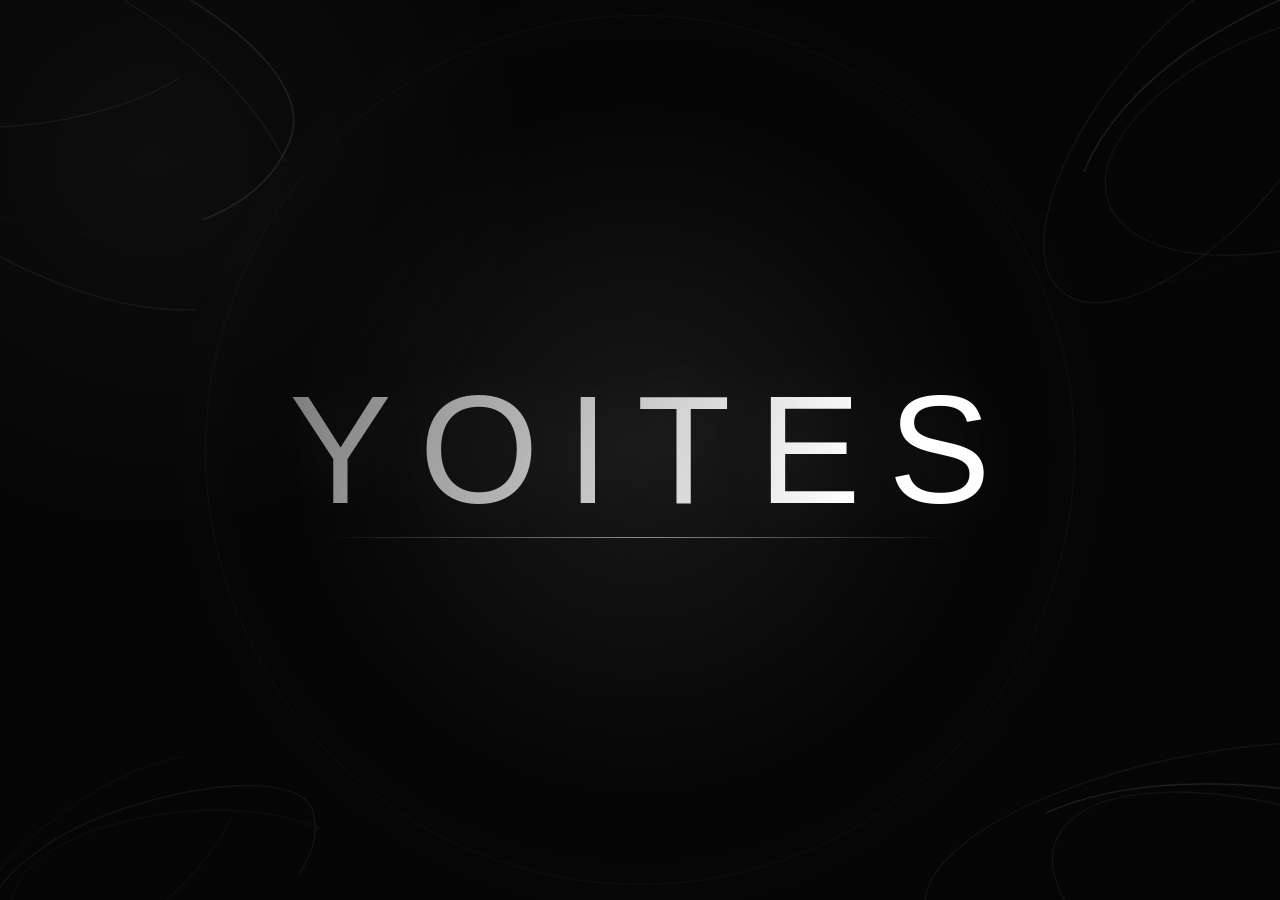
<file: index.html>
<!doctype html>
<html lang="pt-BR">
<head>
  <meta charset="utf-8">
  <meta name="viewport" content="width=device-width, initial-scale=1">
  <meta name="theme-color" content="#050505">
  <meta name="description" content="YOITES">
  <meta name="robots" content="index,follow">
  <title>YOITES</title>
  <style>
    :root {
      color-scheme: dark;
      --pointer-x: 50%;
      --pointer-y: 50%;
    }

    * { box-sizing: border-box; }

    html, body { min-height: 100%; }

    body {
      margin: 0;
      min-height: 100svh;
      overflow: hidden;
      display: grid;
      place-items: center;
      background:
        radial-gradient(circle at var(--pointer-x) var(--pointer-y), rgba(255,255,255,.075), transparent 22rem),
        radial-gradient(circle at 12% 18%, rgba(255,255,255,.035), transparent 24rem),
        #050505;
      color: #f5f5f2;
      font-family: Inter, "Helvetica Neue", Arial, sans-serif;
    }

    body::before {
      content: "";
      position: fixed;
      inset: 0;
      pointer-events: none;
      opacity: .16;
      background-image: repeating-radial-gradient(circle at 20% 30%, transparent 0 1px, rgba(255,255,255,.11) 1px 1.4px);
      background-size: 5px 5px;
      mix-blend-mode: soft-light;
    }

    main {
      position: relative;
      z-index: 2;
      display: grid;
      place-items: center;
      width: min(92vw, 72rem);
      min-height: 50vh;
      isolation: isolate;
    }

    h1 {
      position: relative;
      margin: 0;
      font-size: clamp(3.4rem, 12vw, 10.5rem);
      font-weight: 500;
      line-height: .86;
      letter-spacing: .18em;
      text-indent: .18em;
      text-transform: uppercase;
      color: transparent;
      background: linear-gradient(110deg, #777 0%, #fff 37%, #fff 52%, #858585 76%, #eee 100%);
      background-size: 220% 100%;
      background-clip: text;
      -webkit-background-clip: text;
      filter: drop-shadow(0 0 2rem rgba(255,255,255,.08));
      animation: reveal 1.2s cubic-bezier(.16,1,.3,1) both, shimmer 8s ease-in-out 1.2s infinite;
    }

    h1::after {
      content: "";
      position: absolute;
      left: 8%;
      right: 8%;
      bottom: -1.4rem;
      height: 1px;
      background: linear-gradient(90deg, transparent, rgba(255,255,255,.52), transparent);
      transform: scaleX(0);
      animation: line-in 1.4s cubic-bezier(.16,1,.3,1) .45s forwards;
    }

    .scribbles {
      position: fixed;
      inset: -7vmax;
      z-index: 1;
      pointer-events: none;
      opacity: .88;
    }

    .scribble {
      position: absolute;
      display: block;
      width: var(--w);
      height: var(--h);
      border: 1px solid rgba(255,255,255,.18);
      border-left-color: transparent;
      border-bottom-color: rgba(255,255,255,.035);
      border-radius: 48% 52% 44% 56% / 58% 41% 59% 42%;
      transform: rotate(var(--r));
      filter: drop-shadow(0 0 12px rgba(255,255,255,.06));
      animation: drift var(--d) ease-in-out var(--delay) infinite alternate;
    }

    .scribble::before,
    .scribble::after {
      content: "";
      position: absolute;
      border: 1px solid rgba(255,255,255,.1);
      border-right-color: transparent;
      border-radius: 50%;
    }

    .scribble::before { inset: 12% -8% -14% 10%; transform: rotate(13deg); }
    .scribble::after { inset: -12% 15% 23% -10%; transform: rotate(-18deg); }

    .s1 { --w: 44vmax; --h: 22vmax; --r: 18deg; --d: 9s; --delay: -2s; top: 2%; left: -12%; }
    .s2 { --w: 36vmax; --h: 17vmax; --r: -32deg; --d: 11s; --delay: -7s; right: -9%; top: 10%; }
    .s3 { --w: 49vmax; --h: 19vmax; --r: 8deg; --d: 13s; --delay: -4s; right: -16%; bottom: -4%; }
    .s4 { --w: 28vmax; --h: 12vmax; --r: -19deg; --d: 10s; --delay: -1s; left: 4%; bottom: 3%; opacity: .62; }

    .halo {
      position: fixed;
      z-index: 0;
      width: min(68vw, 58rem);
      aspect-ratio: 1;
      border-radius: 50%;
      border: 1px solid rgba(255,255,255,.045);
      box-shadow: inset 0 0 8rem rgba(255,255,255,.018), 0 0 9rem rgba(255,255,255,.025);
      animation: breathe 7s ease-in-out infinite;
    }

    @keyframes reveal {
      from { opacity: 0; transform: translateY(1.5rem); filter: blur(12px); }
      to { opacity: 1; transform: translateY(0); filter: blur(0) drop-shadow(0 0 2rem rgba(255,255,255,.08)); }
    }

    @keyframes shimmer { 0%, 100% { background-position: 100% 50%; } 50% { background-position: 0 50%; } }
    @keyframes line-in { to { transform: scaleX(1); } }
    @keyframes drift { to { translate: 1.4rem -1rem; rotate: 3deg; scale: 1.025; } }
    @keyframes breathe { 50% { transform: scale(1.04); opacity: .62; } }

    @media (max-width: 38rem) {
      h1 { font-size: clamp(2.8rem, 16vw, 5rem); letter-spacing: .12em; text-indent: .12em; }
      .halo { width: 100vw; }
      .scribbles { inset: -3vmax; }
    }

    @media (prefers-reduced-motion: reduce) {
      *, *::before, *::after { animation-duration: .01ms !important; animation-iteration-count: 1 !important; }
    }
  </style>
</head>
<body>
  <div class="halo" aria-hidden="true"></div>
  <div class="scribbles" aria-hidden="true">
    <span class="scribble s1"></span>
    <span class="scribble s2"></span>
    <span class="scribble s3"></span>
    <span class="scribble s4"></span>
  </div>
  <main>
    <h1>YOITES</h1>
  </main>
  <script>
    const root = document.documentElement;
    addEventListener('pointermove', ({ clientX, clientY }) => {
      root.style.setProperty('--pointer-x', `${clientX}px`);
      root.style.setProperty('--pointer-y', `${clientY}px`);
    }, { passive: true });
  </script>
</body>
</html>
</file>
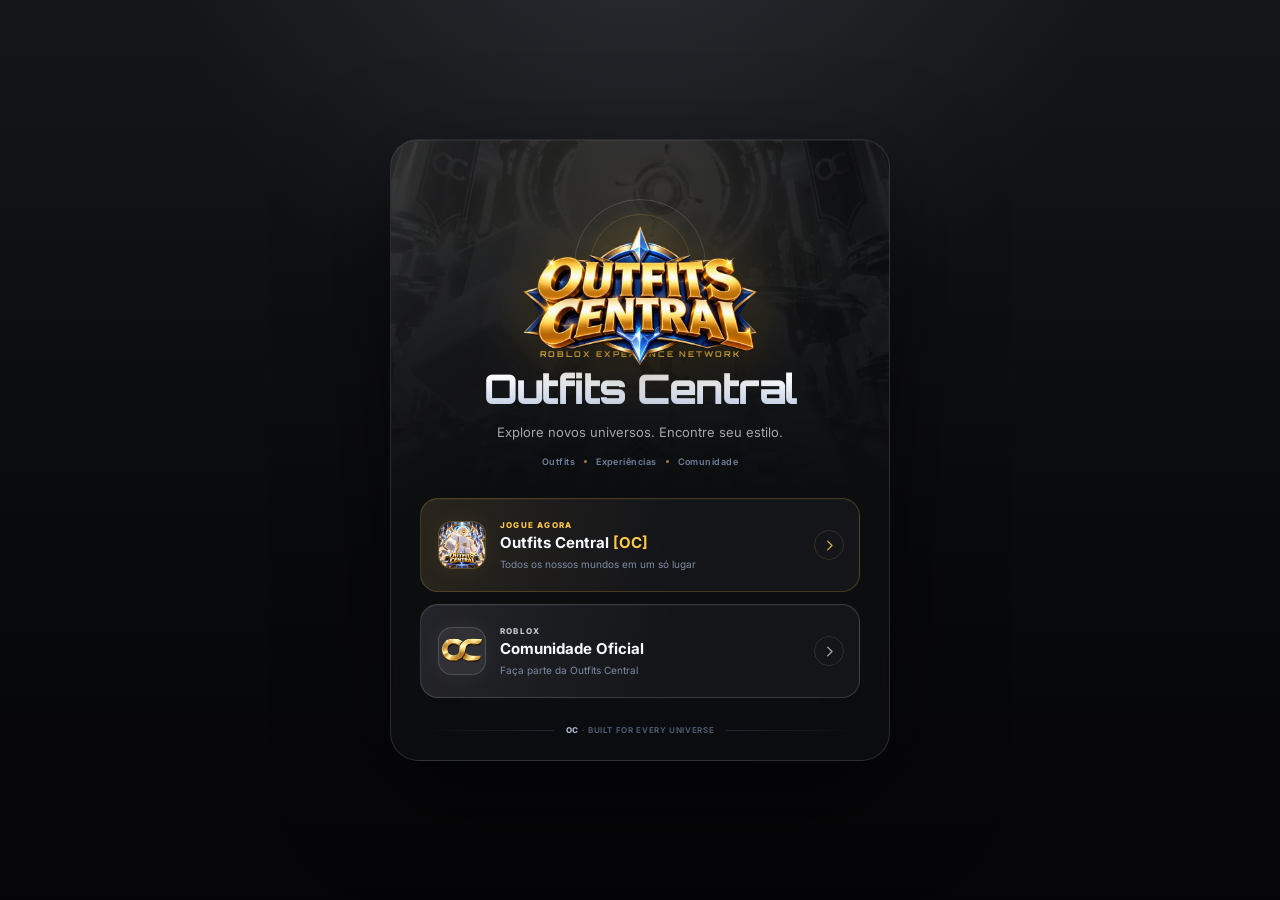
<file: outfitscentral/index.html>
<!doctype html>
<html lang="pt-BR">
<head>
  <meta charset="UTF-8">
  <meta name="viewport" content="width=device-width, initial-scale=1, viewport-fit=cover">
  <meta name="theme-color" content="#050a18">
  <meta name="description" content="Página da Outfits Central. Descubra nossos jogos e participe da comunidade no Roblox.">
  <meta property="og:title" content="Outfits Central">
  <meta property="og:description" content="Explore universos, encontre seu estilo e acesse a comunidade oficial da Outfits Central.">
  <meta property="og:image" content="https://yoites.com/outfitscentral/assets/images/outfits-central-cover.webp">
  <meta property="og:type" content="website">
  <meta property="og:url" content="https://yoites.com/outfitscentral/">
  <title>Outfits Central</title>

  <link rel="icon" type="image/png" href="assets/images/favicon.png">
  <link rel="apple-touch-icon" href="assets/images/favicon.png">
  <link rel="preconnect" href="https://fonts.googleapis.com">
  <link rel="preconnect" href="https://fonts.gstatic.com" crossorigin>
  <link href="https://fonts.googleapis.com/css2?family=Inter:wght@400;500;600;700;800&family=Orbitron:wght@600;700;800&display=swap" rel="stylesheet">
  <link rel="stylesheet" href="assets/css/style.css">
</head>
<body>
  <canvas id="starfield" aria-hidden="true"></canvas>
  <div class="scene" aria-hidden="true">
    <div class="scene__glow scene__glow--gold"></div>
    <div class="scene__glow scene__glow--blue"></div>
    <div class="scene__grid"></div>
  </div>

  <main class="profile-shell">
    <section class="profile-card" aria-labelledby="page-title">
      <div class="profile-card__art" aria-hidden="true">
        <img src="assets/images/outfits-central-cover.webp" alt="" draggable="false">
      </div>
      <div class="profile-card__shine" aria-hidden="true"></div>

      <header class="hero">
        <div class="brand-mark" aria-hidden="true">
          <span class="brand-mark__orbit brand-mark__orbit--outer"></span>
          <span class="brand-mark__orbit brand-mark__orbit--inner"></span>
          <img src="assets/images/outfits-central-logo.webp" alt="" draggable="false">
        </div>

        <p class="eyebrow">ROBLOX EXPERIENCE NETWORK</p>
        <h1 id="page-title">Outfits Central</h1>
        <p class="hero__copy">Explore novos universos. Encontre seu estilo.</p>

        <div class="hero__tags" aria-label="Destaques">
          <span>Outfits</span>
          <i aria-hidden="true"></i>
          <span>Experiências</span>
          <i aria-hidden="true"></i>
          <span>Comunidade</span>
        </div>
      </header>

      <nav class="link-list" aria-label="Links oficiais da Outfits Central">
        <a class="link-card link-card--featured" data-link="hub" href="#" target="_blank" rel="noopener noreferrer">
          <span class="link-card__icon" aria-hidden="true">
            <img src="assets/images/outfits-central-game.webp" alt="" draggable="false">
          </span>
          <span class="link-card__content">
            <small>JOGUE AGORA</small>
            <strong>Outfits Central <em>[OC]</em></strong>
            <span>Todos os nossos mundos em um só lugar</span>
          </span>
          <span class="link-card__arrow" aria-hidden="true">
            <svg viewBox="0 0 24 24" fill="none"><path d="m9 5 7 7-7 7" stroke="currentColor" stroke-width="2" stroke-linecap="round" stroke-linejoin="round"/></svg>
          </span>
        </a>

        <a class="link-card" data-link="community" href="#" target="_blank" rel="noopener noreferrer">
          <span class="link-card__icon" aria-hidden="true">
            <img src="assets/images/outfits-central-community.webp" alt="" draggable="false">
          </span>
          <span class="link-card__content">
            <small>ROBLOX</small>
            <strong>Comunidade Oficial</strong>
            <span>Faça parte da Outfits Central</span>
          </span>
          <span class="link-card__arrow" aria-hidden="true">
            <svg viewBox="0 0 24 24" fill="none"><path d="m9 5 7 7-7 7" stroke="currentColor" stroke-width="2" stroke-linecap="round" stroke-linejoin="round"/></svg>
          </span>
        </a>
      </nav>

      <footer class="footer">
        <span class="footer__line"></span>
        <p><span>OC</span> · Built for every universe</p>
        <span class="footer__line"></span>
      </footer>
    </section>
  </main>

  <div id="toast" class="toast" role="status" aria-live="polite"></div>
  <script src="assets/js/script.js" defer></script>
</body>
</html>
</file>
<file: outfitscentral/assets/css/style.css>
:root {
  color-scheme: dark;
  --bg: #030611;
  --panel: rgba(13, 14, 17, .88);
  --panel-strong: rgba(20, 21, 25, .94);
  --gold: #ffc948;
  --gold-light: #fff0b0;
  --blue: #d7d9de;
  --blue-deep: #858991;
  --text: #f8fbff;
  --muted: #a4a6ac;
  --line: rgba(255, 255, 255, .12);
  --radius: 28px;
  --mx: 50%;
  --my: 16%;
}

* { box-sizing: border-box; }

html {
  min-height: 100%;
  background: var(--bg);
  scroll-behavior: smooth;
}

body {
  min-height: 100vh;
  min-height: 100svh;
  margin: 0;
  overflow-x: hidden;
  background:
    radial-gradient(circle at 50% -10%, rgba(180, 184, 194, .13), transparent 40%),
    linear-gradient(180deg, #15161a 0%, #090a0d 58%, #050507 100%);
  color: var(--text);
  font-family: Inter, system-ui, -apple-system, BlinkMacSystemFont, "Segoe UI", sans-serif;
  -webkit-font-smoothing: antialiased;
}

body::before {
  content: "";
  position: fixed;
  inset: 0;
  z-index: -3;
  pointer-events: none;
  background:
    linear-gradient(rgba(255, 255, 255, .025) 1px, transparent 1px),
    linear-gradient(90deg, rgba(255, 255, 255, .025) 1px, transparent 1px);
  background-size: 42px 42px;
  mask-image: linear-gradient(to bottom, #000 0%, transparent 82%);
}

a { color: inherit; }
button, a { -webkit-tap-highlight-color: transparent; }

img {
  pointer-events: none;
  user-select: none;
  -webkit-user-select: none;
  -webkit-user-drag: none;
  -webkit-touch-callout: none;
}

#starfield {
  position: fixed;
  inset: 0;
  z-index: -2;
  width: 100%;
  height: 100%;
  pointer-events: none;
}

.scene {
  position: fixed;
  inset: 0;
  z-index: -1;
  overflow: hidden;
  pointer-events: none;
}

.scene__glow {
  position: absolute;
  width: 460px;
  aspect-ratio: 1;
  border-radius: 50%;
  filter: blur(110px);
  opacity: .17;
}

.scene__glow--gold { top: -250px; left: calc(50% - 310px); background: #ffba21; }
.scene__glow--blue { right: calc(50% - 360px); bottom: -250px; background: #b9bdc6; opacity: .09; }

.scene__grid {
  position: absolute;
  left: 50%;
  bottom: -160px;
  width: min(900px, 160vw);
  height: 470px;
  transform: translateX(-50%) perspective(500px) rotateX(66deg);
  transform-origin: bottom;
  background-image:
    linear-gradient(rgba(205, 208, 215, .10) 1px, transparent 1px),
    linear-gradient(90deg, rgba(205, 208, 215, .10) 1px, transparent 1px);
  background-size: 42px 42px;
  mask-image: linear-gradient(to top, #000 0%, transparent 88%);
}

.profile-shell {
  width: 100%;
  min-height: 100vh;
  min-height: 100svh;
  display: grid;
  place-items: center;
  padding: max(20px, env(safe-area-inset-top)) 14px max(20px, env(safe-area-inset-bottom));
}

.profile-card {
  position: relative;
  isolation: isolate;
  width: min(100%, 500px);
  padding: 38px 24px 24px;
  overflow: hidden;
  border: 1px solid var(--line);
  border-radius: var(--radius);
  background:
    linear-gradient(150deg, rgba(90, 93, 101, .16), transparent 44%),
    var(--panel);
  box-shadow:
    0 35px 100px rgba(0, 0, 0, .56),
    inset 0 1px 0 rgba(255, 255, 255, .07);
  backdrop-filter: blur(26px) saturate(130%);
  -webkit-backdrop-filter: blur(26px) saturate(130%);
  animation: card-in .9s cubic-bezier(.2, .8, .2, 1) both;
}

.profile-card::before {
  content: "";
  position: absolute;
  inset: 0;
  z-index: -2;
  opacity: .15;
  background:
    linear-gradient(135deg, rgba(255, 211, 95, .16), transparent 22%),
    radial-gradient(circle at 50% 20%, rgba(210, 214, 222, .13), transparent 34%);
}

.profile-card::after {
  content: "";
  position: absolute;
  inset: 0;
  z-index: -1;
  border-radius: inherit;
  pointer-events: none;
  background: radial-gradient(360px circle at var(--mx) var(--my), rgba(255, 225, 143, .09), transparent 58%);
}

.profile-card__art {
  position: absolute;
  inset: 0 0 auto;
  z-index: -2;
  height: 360px;
  overflow: hidden;
  border-radius: inherit;
  pointer-events: none;
  opacity: .105;
  mask-image: linear-gradient(to bottom, #000 0%, rgba(0,0,0,.72) 48%, transparent 100%);
}

.profile-card__art img {
  width: 100%;
  height: 100%;
  object-fit: cover;
  object-position: 50% 32%;
  filter: grayscale(1) saturate(0) contrast(1.25) brightness(.75);
  transform: scale(1.08);
}

.profile-card__shine {
  position: absolute;
  z-index: 5;
  top: -100%;
  left: -34%;
  width: 34%;
  height: 280%;
  pointer-events: none;
  background: linear-gradient(90deg, transparent, rgba(255,255,255,.055), transparent);
  transform: rotate(24deg);
  animation: surface-scan 8s ease-in-out infinite 1.4s;
}

.hero { text-align: center; }

.brand-mark {
  position: relative;
  display: grid;
  place-items: center;
  width: 236px;
  height: 174px;
  margin: -4px auto -3px;
}

.brand-mark::before {
  content: "";
  position: absolute;
  width: 112px;
  height: 112px;
  border-radius: 50%;
  background: radial-gradient(circle, rgba(207, 210, 217, .16), rgba(255, 196, 69, .07) 42%, transparent 72%);
  filter: blur(3px);
}

.brand-mark img {
  position: relative;
  z-index: 2;
  width: 100%;
  height: 100%;
  object-fit: contain;
  filter: drop-shadow(0 11px 24px rgba(0, 0, 0, .52)) drop-shadow(0 0 18px rgba(255, 190, 49, .16));
  animation: logo-float 5.5s ease-in-out infinite;
}

.brand-mark__orbit {
  position: absolute;
  border: 1px solid rgba(215, 218, 224, .19);
  border-radius: 50%;
}

.brand-mark__orbit::before {
  content: "";
  position: absolute;
  top: 50%;
  left: -3px;
  width: 6px;
  height: 6px;
  border-radius: 50%;
  background: var(--gold);
  box-shadow: 0 0 10px var(--gold);
}

.brand-mark__orbit--outer { width: 132px; height: 132px; animation: orbit 15s linear infinite; }
.brand-mark__orbit--inner { width: 101px; height: 101px; border-color: rgba(255, 205, 82, .16); animation: orbit 11s linear infinite reverse; }

.eyebrow {
  margin: 0 0 9px;
  color: var(--gold);
  font-family: Orbitron, Inter, sans-serif;
  font-size: 8px;
  font-weight: 700;
  letter-spacing: .24em;
}

h1 {
  margin: 0;
  background: linear-gradient(180deg, #fff 20%, #bfcce4 100%);
  color: transparent;
  font-family: Orbitron, Inter, sans-serif;
  font-size: clamp(1.82rem, 9vw, 2.55rem);
  font-weight: 800;
  line-height: 1.05;
  letter-spacing: -.04em;
  -webkit-background-clip: text;
  background-clip: text;
}

.hero__copy {
  margin: 12px auto 0;
  color: var(--muted);
  font-size: 13px;
  line-height: 1.55;
}

.hero__tags {
  display: flex;
  align-items: center;
  justify-content: center;
  gap: 9px;
  margin-top: 14px;
  color: #71819e;
  font-size: 9px;
  font-weight: 600;
  letter-spacing: .05em;
}

.hero__tags i {
  width: 3px;
  height: 3px;
  border-radius: 50%;
  background: rgba(255, 205, 82, .6);
}

.link-list {
  display: grid;
  gap: 12px;
  margin-top: 31px;
}

.link-card {
  --card-accent: 196, 199, 206;
  position: relative;
  display: grid;
  grid-template-columns: 48px minmax(0, 1fr) 30px;
  align-items: center;
  gap: 14px;
  min-height: 94px;
  padding: 15px 15px 15px 17px;
  overflow: hidden;
  border: 1px solid rgba(var(--card-accent), .2);
  border-radius: 18px;
  background:
    linear-gradient(100deg, rgba(var(--card-accent), .09), transparent 56%),
    rgba(23, 24, 28, .84);
  text-decoration: none;
  box-shadow: inset 0 1px 0 rgba(255,255,255,.035);
  transform: translateZ(0);
  transition: transform .25s ease, border-color .25s ease, background-color .25s ease, box-shadow .25s ease;
  animation: item-in .7s cubic-bezier(.2,.8,.2,1) both;
}

.link-card:nth-child(2) { animation-delay: .11s; }

.link-card::before {
  content: "";
  position: absolute;
  inset: 0;
  pointer-events: none;
  background: radial-gradient(180px circle at var(--x, 50%) var(--y, 50%), rgba(var(--card-accent), .16), transparent 62%);
  opacity: 0;
  transition: opacity .25s ease;
}

.link-card--featured { --card-accent: 255, 201, 72; }

.link-card:hover,
.link-card:focus-visible {
  border-color: rgba(var(--card-accent), .48);
  background-color: rgba(31, 32, 37, .96);
  box-shadow: 0 14px 36px rgba(0, 0, 0, .3), 0 0 0 1px rgba(var(--card-accent), .05) inset;
  transform: translateY(-3px);
  outline: none;
}

.link-card:hover::before,
.link-card:focus-visible::before { opacity: 1; }

.link-card:active { transform: scale(.985); }

.link-card__icon {
  display: grid;
  place-items: center;
  width: 48px;
  height: 48px;
  border: 1px solid rgba(var(--card-accent), .2);
  border-radius: 14px;
  background: rgba(var(--card-accent), .09);
  color: rgb(var(--card-accent));
  box-shadow: 0 0 24px rgba(var(--card-accent), .07);
  overflow: hidden;
}

.link-card__icon img {
  display: block;
  width: 100%;
  height: 100%;
  object-fit: cover;
}
.link-card__content { display: block; min-width: 0; }
.link-card__content > * { display: block; }

.link-card__content small {
  margin-bottom: 4px;
  color: rgb(var(--card-accent));
  font-size: 8px;
  font-weight: 800;
  letter-spacing: .15em;
}

.link-card__content strong {
  overflow: hidden;
  color: #f6f9ff;
  font-size: 15px;
  line-height: 1.25;
  text-overflow: ellipsis;
  white-space: nowrap;
}

.link-card__content strong em {
  color: rgb(var(--card-accent));
  font-style: normal;
}

.link-card__content > span {
  margin-top: 5px;
  overflow: hidden;
  color: #7f8da6;
  font-size: 10px;
  line-height: 1.35;
  text-overflow: ellipsis;
  white-space: nowrap;
}

.link-card__arrow {
  display: grid;
  place-items: center;
  width: 30px;
  height: 30px;
  border: 1px solid rgba(var(--card-accent), .14);
  border-radius: 50%;
  color: rgba(var(--card-accent), .84);
  transition: transform .25s ease, background .25s ease;
}

.link-card__arrow svg { width: 15px; height: 15px; }
.link-card:hover .link-card__arrow { transform: translateX(2px); background: rgba(var(--card-accent), .1); }

.footer {
  display: grid;
  grid-template-columns: 1fr auto 1fr;
  align-items: center;
  gap: 12px;
  margin-top: 27px;
}

.footer__line { height: 1px; background: linear-gradient(90deg, transparent, rgba(123, 153, 203, .2)); }
.footer__line:last-child { transform: scaleX(-1); }

.footer p {
  margin: 0;
  color: #53627b;
  font-size: 8px;
  font-weight: 600;
  letter-spacing: .08em;
  text-transform: uppercase;
}

.footer p span { color: #aab8ce; font-weight: 800; }

.toast {
  position: fixed;
  z-index: 20;
  left: 50%;
  bottom: max(20px, env(safe-area-inset-bottom));
  width: max-content;
  max-width: calc(100% - 28px);
  padding: 11px 15px;
  border: 1px solid rgba(255, 202, 74, .24);
  border-radius: 12px;
  background: rgba(8, 14, 27, .94);
  color: #f8e8ba;
  box-shadow: 0 16px 40px rgba(0,0,0,.42);
  font-size: 11px;
  font-weight: 600;
  opacity: 0;
  pointer-events: none;
  transform: translate(-50%, 14px);
  transition: opacity .25s ease, transform .25s ease;
}

.toast.is-visible { opacity: 1; transform: translate(-50%, 0); }

@keyframes card-in {
  from { opacity: 0; transform: translateY(18px) scale(.985); }
}

@keyframes item-in {
  from { opacity: 0; transform: translateY(14px); }
}

@keyframes surface-scan {
  0%, 70% { left: -52%; opacity: 0; }
  76% { opacity: 1; }
  94%, 100% { left: 130%; opacity: 0; }
}

@keyframes logo-float {
  0%, 100% { transform: translateY(0); }
  50% { transform: translateY(-5px); }
}

@keyframes orbit { to { transform: rotate(360deg); } }

@keyframes ping {
  0% { opacity: .8; transform: scale(.65); }
  75%, 100% { opacity: 0; transform: scale(1.7); }
}

@media (max-width: 390px) {
  .profile-shell { padding-inline: 9px; }
  .profile-card { padding: 30px 15px 19px; border-radius: 22px; }
  .brand-mark { width: 210px; height: 158px; }
  .link-list { margin-top: 27px; }
  .link-card { grid-template-columns: 44px minmax(0, 1fr) 27px; min-height: 88px; gap: 11px; padding: 13px 12px; }
  .link-card__icon { width: 44px; height: 44px; border-radius: 12px; }
  .link-card__content strong { font-size: 14px; }
  .link-card__arrow { width: 27px; height: 27px; }
}

@media (min-width: 700px) {
  .profile-shell { padding-block: 34px; }
  .profile-card { padding: 42px 29px 25px; }
}

@media (prefers-reduced-motion: reduce) {
  *, *::before, *::after {
    scroll-behavior: auto !important;
    animation-duration: .01ms !important;
    animation-iteration-count: 1 !important;
    transition-duration: .01ms !important;
  }
}
</file>
